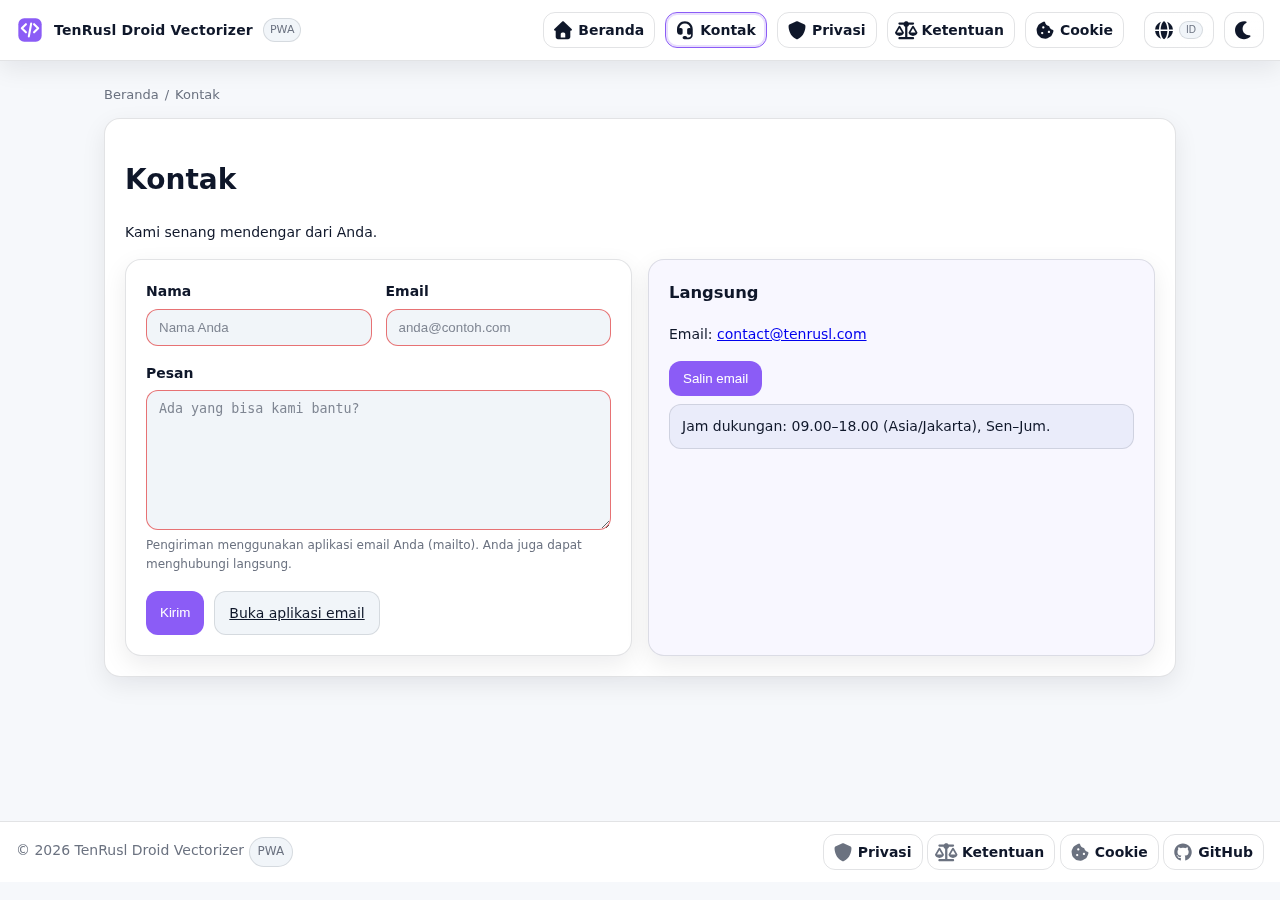
<file: pages/contact.html>
<!DOCTYPE html>
<html lang="en">
    <head>
        <meta charset="utf-8" />
        <meta name="viewport" content="width=device-width,initial-scale=1" />
        <title data-i18n="contact.title">Contact — TenRusl Droid Vectorizer</title>
        <meta name="description" content="Contact TenRusl Droid Vectorizer support." />
        <meta name="theme-color" content="#ffffff" />

        <!-- Icons / Fonts -->
        <link rel="stylesheet" href="../assets/plugin/fontawesome/css/all.min.css" />
        <link rel="icon" href="../assets/images/icon.svg" type="image/svg+xml" />
        <link rel="apple-touch-icon" href="../assets/images/icon.svg" />
        <!-- Styles -->
        <link rel="stylesheet" href="../assets/css/theme.css" />
        <link rel="stylesheet" href="../assets/css/chrome.css" />
        <link rel="stylesheet" href="../assets/css/header.css" />
        <link rel="stylesheet" href="../assets/css/footer.css" />
        <link rel="stylesheet" href="../assets/css/pages.css" />

        <noscript>
            <style>
                .reveal {
                    opacity: 1;
                    translate: 0;
                }
            </style>
        </noscript>
    </head>
    <body>
        <!-- Header injected by header-pages.js -->

        <main id="main" class="main">
            <div class="container">
                <nav class="breadcrumbs">
                    <a href="/" data-i18n="nav.home">Home</a>
                    <span>/</span>
                    <span data-i18n="nav.contact">Contact</span>
                </nav>

                <section class="card reveal">
                    <h1 data-i18n="contact.heading">Contact</h1>
                    <p class="mb-4" data-i18n="contact.description">We’d love to hear from you.</p>

                    <div class="grid grid-2">
                        <!-- FORM -->
                        <form
                            class="card contact-form"
                            action="mailto:contact@tenrusl.com"
                            method="post"
                            enctype="text/plain"
                            novalidate
                        >
                            <!-- name + email side-by-side on ≥700px -->
                            <div class="form-grid two">
                                <div class="field">
                                    <label class="label" for="name" data-i18n="contact.form.nameLabel">Name</label>
                                    <input
                                        id="name"
                                        name="name"
                                        class="input"
                                        autocomplete="name"
                                        required
                                        data-i18n-attrs="placeholder"
                                        data-i18n-placeholder="contact.form.namePlaceholder"
                                        placeholder="Your name"
                                    />
                                </div>

                                <div class="field">
                                    <label class="label" for="email" data-i18n="contact.form.emailLabel">Email</label>
                                    <input
                                        id="email"
                                        name="email"
                                        type="email"
                                        inputmode="email"
                                        class="input"
                                        autocomplete="email"
                                        required
                                        data-i18n-attrs="placeholder"
                                        data-i18n-placeholder="contact.form.emailPlaceholder"
                                        placeholder="you@example.com"
                                    />
                                </div>
                            </div>

                            <div class="field">
                                <label class="label" for="msg" data-i18n="contact.form.messageLabel">Message</label>
                                <textarea
                                    id="msg"
                                    name="message"
                                    class="textarea"
                                    rows="6"
                                    required
                                    data-i18n-attrs="placeholder"
                                    data-i18n-placeholder="contact.form.messagePlaceholder"
                                    placeholder="How can we help?"
                                    aria-describedby="contactHelp"
                                ></textarea>
                                <div id="contactHelp" class="help" data-i18n="contact.form.help">
                                    Submitting uses your email client (mailto). You can also write directly.
                                </div>
                            </div>

                            <div class="form-actions">
                                <button class="btn btn-primary" type="submit" data-i18n="contact.form.submit">
                                    Send
                                </button>
                                <a class="btn alt" href="mailto:contact@tenrusl.com" data-i18n="contact.form.openMail"
                                    >Open mail app</a
                                >
                            </div>
                        </form>

                        <!-- ASIDE -->
                        <aside class="card tinted">
                            <h3 data-i18n="contact.direct.title">Direct</h3>
                            <p>
                                <span data-i18n="contact.direct.emailLabel">Email</span>:
                                <a href="mailto:contact@tenrusl.com">contact@tenrusl.com</a>
                            </p>
                            <button
                                class="btn mt-2"
                                type="button"
                                onclick="navigator.clipboard.writeText('contact@tenrusl.com'); TenRuslUI?.toast?.(PagesI18N?.t('common.copied') || 'Copied','success')"
                                data-i18n="contact.direct.copyBtn"
                            >
                                Copy email
                            </button>
                            <div class="alert mt-2" data-i18n="contact.direct.hours">
                                Support hours: 09:00–18:00 (Asia/Jakarta), Mon–Fri.
                            </div>
                        </aside>
                    </div>
                </section>
            </div>
        </main>

        <!-- Footer injected by footer-pages.js -->

        <!-- Scripts (order matters: theme → i18n → header/footer inject → extras) -->
        <script src="../assets/js/theme.js" defer></script>
        <script src="../assets/js/language-pages.js" defer></script>
        <script src="../assets/js/header-pages.js" defer></script>
        <script src="../assets/js/footer-pages.js" defer></script>
        <script src="../assets/js/pages.js" defer></script>
    </body>
</html>
</file>
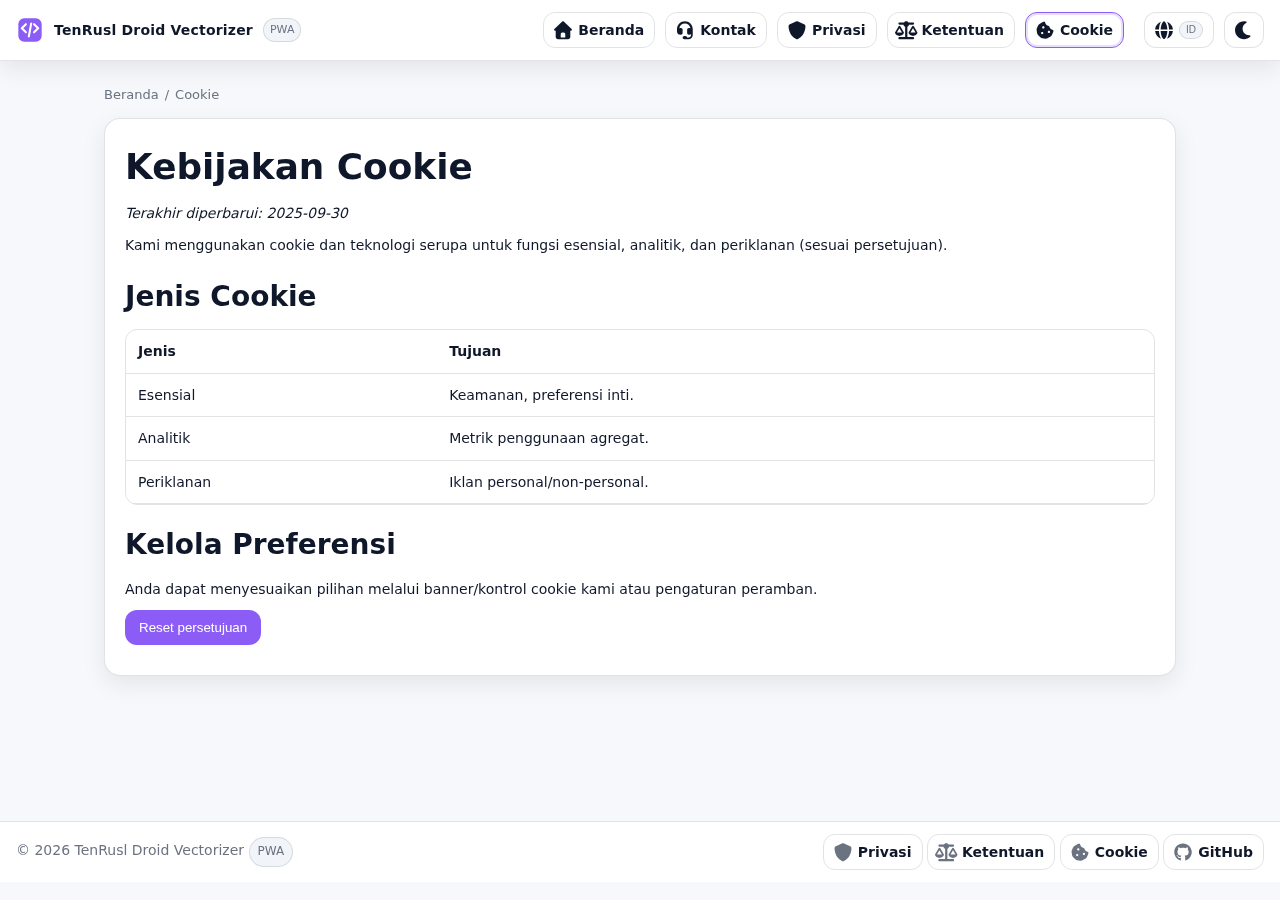
<file: pages/cookies.html>
<!DOCTYPE html>
<html lang="en">
    <head>
        <meta charset="utf-8" />
        <meta name="viewport" content="width=device-width,initial-scale=1" />
        <title data-i18n="cookies.title">Cookie Policy — TenRusl Droid Vectorizer</title>
        <meta name="description" content="Cookie Policy for TenRusl Droid Vectorizer." />
        <meta name="theme-color" content="#ffffff" />

        <!-- Icons / Fonts -->
        <link rel="stylesheet" href="../assets/plugin/fontawesome/css/all.min.css" />
        <link rel="icon" href="../assets/images/icon.svg" type="image/svg+xml" />
        <link rel="apple-touch-icon" href="../assets/images/icon.svg" />
        <!-- Styles -->
        <link rel="stylesheet" href="../assets/css/theme.css" />
        <link rel="stylesheet" href="../assets/css/chrome.css" />
        <link rel="stylesheet" href="../assets/css/header.css" />
        <link rel="stylesheet" href="../assets/css/footer.css" />
        <link rel="stylesheet" href="../assets/css/pages.css" />

        <noscript
            ><style>
                .reveal {
                    opacity: 1;
                    translate: 0;
                }
            </style></noscript
        >
    </head>
    <body>
        <!-- Header injected by header-pages.js -->

        <main id="main" class="main">
            <div class="container">
                <nav class="breadcrumbs">
                    <a href="/" data-i18n="nav.home">Home</a>
                    <span>/</span>
                    <span data-i18n="nav.cookies">Cookies</span>
                </nav>

                <article class="prose card reveal">
                    <h1 data-i18n="cookies.heading">Cookie Policy</h1>
                    <p>
                        <em><span data-i18n="common.lastUpdated">Last updated</span>: <time>2025-09-30</time></em>
                    </p>

                    <p data-i18n="cookies.intro">
                        We use cookies and similar technologies for essential functions, analytics, and advertising (as
                        consented).
                    </p>

                    <h2 data-i18n="cookies.types.heading">Types of Cookies</h2>
                    <div class="table-wrap">
                        <table class="table striped hover">
                            <thead>
                                <tr>
                                    <th data-i18n="cookies.table.headType">Type</th>
                                    <th data-i18n="cookies.table.headPurpose">Purpose</th>
                                </tr>
                            </thead>
                            <tbody>
                                <tr>
                                    <td data-i18n="cookies.types.essential.name">Essential</td>
                                    <td data-i18n="cookies.types.essential.desc">Security, core preferences.</td>
                                </tr>
                                <tr>
                                    <td data-i18n="cookies.types.analytics.name">Analytics</td>
                                    <td data-i18n="cookies.types.analytics.desc">Aggregate usage metrics.</td>
                                </tr>
                                <tr>
                                    <td data-i18n="cookies.types.advertising.name">Advertising</td>
                                    <td data-i18n="cookies.types.advertising.desc">
                                        Personalized / non-personalized ads.
                                    </td>
                                </tr>
                            </tbody>
                        </table>
                    </div>

                    <h2 data-i18n="cookies.manage.heading">Manage Preferences</h2>
                    <p data-i18n="cookies.manage.body">
                        You can adjust choices using our cookie banner/controls or your browser settings.
                    </p>
                    <p>
                        <button
                            class="btn"
                            type="button"
                            onclick="localStorage.removeItem('tr-consent'); location.reload()"
                            data-i18n="cookies.manage.resetBtn"
                        >
                            Reset consent
                        </button>
                    </p>
                </article>
            </div>
        </main>

        <!-- Footer injected by footer-pages.js -->

        <!-- Scripts (order matters) -->
        <script src="../assets/js/theme.js" defer></script>
        <script src="../assets/js/language-pages.js" defer></script>
        <script src="../assets/js/header-pages.js" defer></script>
        <script src="../assets/js/footer-pages.js" defer></script>
        <script src="../assets/js/pages.js" defer></script>
    </body>
</html>
</file>
<file: assets/css/chrome.css>
/* =====================================================================
   CHROME (shared controls/nav/buttons, print rules, skip-link)
   File: chrome.css
   Relies on tokens from theme.css
   ===================================================================== */

/* right bar: controls (app) or nav (pages) — container & scrollbars */
:is(.controls, .nav) {
    display: flex;
    align-items: center;
    gap: 10px;
    flex-wrap: nowrap;
    overflow-x: auto;
    -webkit-overflow-scrolling: touch;
    scrollbar-width: thin;
    scrollbar-color: rgba(148, 163, 184, 0.35) transparent;
}
:is(.controls, .nav)::-webkit-scrollbar {
    height: 8px;
}
:is(.controls, .nav)::-webkit-scrollbar-thumb {
    background: rgba(148, 163, 184, 0.35);
    border-radius: 999px;
}

/* generic icon button */
.icon-btn {
    position: relative;
    display: inline-flex;
    align-items: center;
    justify-content: center;
    height: 36px;
    min-width: 36px;
    padding: 0 10px;
    gap: 6px;
    border: 1px solid var(--border);
    background: linear-gradient(180deg, rgba(255, 255, 255, 0.04), rgba(255, 255, 255, 0.02));
    color: var(--text);
    border-radius: 12px;
    cursor: pointer;
    transition: transform 0.08s ease, background 0.2s ease, border-color 0.2s ease, box-shadow 0.2s ease;
    white-space: nowrap;
}
.icon-btn:hover {
    background: linear-gradient(180deg, rgba(255, 255, 255, 0.08), rgba(255, 255, 255, 0.03));
}
.icon-btn:active {
    transform: scale(0.98);
}
.icon-btn.ghost {
    background: transparent;
}
.icon-btn.sm {
    height: 30px;
    min-width: 30px;
    border-radius: 10px;
}

/* Icon sizing helper (overrides the .icon in app.css when this is loaded later) */
.icon {
    display: inline-flex;
    align-items: center;
    justify-content: center;
    width: 18px;
    height: 18px;
    font-size: 18px;
    line-height: 1;
}

/* Sun/Moon animation helpers (optional if JS swaps FA icons) */
.icon-sun {
    transition: transform 0.25s ease, opacity 0.25s ease;
}
.icon-moon {
    position: absolute;
    opacity: 0;
    transform: scale(0.85) rotate(-8deg);
    transition: opacity 0.25s ease, transform 0.25s ease;
}
:root.light .icon-sun {
    opacity: 0;
    transform: scale(0.85) rotate(8deg);
}
:root.light .icon-moon {
    opacity: 1;
    transform: scale(1) rotate(0deg);
}

/* mini badge (for language badge) */
.badge-mini {
    font-size: 10px;
    line-height: 1;
    padding: 3px 6px;
    border-radius: 999px;
    background: var(--surface);
    color: var(--muted);
    border: 1px solid var(--border);
}

/* Active state utk menu di .controls */
.controls .icon-btn.active {
    border-color: var(--brand, #8b5cf6);
    box-shadow: 0 0 0 2px rgba(139, 92, 246, 0.2) inset;
}

/* Skip link: hidden kecuali fokus */
.skip-link {
    position: absolute;
    left: -9999px;
    top: 8px;
    background: var(--panel);
    color: var(--text);
    padding: 8px 10px;
    border: 1px solid var(--border);
    border-radius: 10px;
    z-index: 80;
}
.skip-link:focus {
    left: 8px;
}

/* PRINT: hide chrome on print (header/footer and panel heads) */
@media print {
    header,
    footer,
    .panel.left .panel-head,
    .panel.right .panel-head {
        display: none !important;
    }
}

/* Mobile tweaks for shared icon sizes */
@media (max-width: 980px) {
    .icon-btn {
        height: 44px;
        min-width: 44px;
        border-radius: 14px;
    }
    .icon {
        width: 20px;
        height: 20px;
        font-size: 20px;
    }
}
</file>
<file: assets/css/header.css>
/* =====================================================
   HEADER STYLES (app + pages)
   File: header.css
   Depends on theme.css tokens; complements chrome.css
   ===================================================== */

/* container */
:is(.app-header, .site-header) {
    position: sticky;
    top: 0;
    z-index: 50;
    display: flex;
    align-items: center;
    justify-content: space-between;
    gap: 12px;
    padding: 12px 16px;
    background: var(--panel);
    border-bottom: 1px solid var(--border);
    box-shadow: var(--shadow);
    backdrop-filter: saturate(140%) blur(8px);
}
:is(.app-header, .site-header) a {
    text-decoration: none;
}

/* brand */
.brand {
    display: flex;
    align-items: center;
    gap: 10px;
    text-decoration: none;
    color: var(--text);
}
.brand strong {
    font-weight: 700;
    letter-spacing: 0.2px;
}
.brand .badge {
    background: var(--surface);
    color: var(--muted);
    padding: 2px 6px;
    border-radius: 999px;
    font-size: 11px;
    border: 1px solid var(--border);
}
.brand-full {
    display: inline;
}
.brand-abbr {
    display: none;
}

/* links inside pages .nav */
.nav a {
    color: var(--muted);
    text-decoration: none;
    padding: 8px 10px;
    border-radius: 10px;
    white-space: nowrap;
}
.nav a:hover,
.nav a.active {
    color: var(--text);
    background: var(--surface);
}

/* pages mobile nav popover (header-pages) */
@media (max-width: 860px) {
    .nav-toggle {
        display: inline-grid;
        place-items: center;
        width: 38px;
        height: 38px;
        border-radius: 12px;
        border: 1px solid var(--border);
        background: var(--panel);
        color: var(--text);
    }
    .nav {
        position: absolute;
        right: 12px;
        top: 60px;
        display: none;
        flex-direction: column;
        background: var(--panel);
        border: 1px solid var(--border);
        border-radius: 14px;
        padding: 8px;
        box-shadow: var(--shadow);
        max-width: calc(100vw - 24px);
    }
    .nav.open {
        display: flex;
    }
    .nav a {
        width: 100%;
    }
}

/* mobile: bigger touch targets + brand abbreviation (header only) */
@media (max-width: 980px) {
    .brand-full {
        display: none;
    }
    .brand-abbr {
        display: inline;
    }
}

/* PAGES-ONLY (mobile) override */
@media (max-width: 980px) {
    .app-header[data-scope="pages"] .controls .label {
        display: none;
    }
    .app-header[data-scope="pages"] .controls .icon {
        width: 16px;
        height: 16px;
        font-size: 16px;
    }
    .app-header[data-scope="pages"] .controls .icon-btn {
        height: 38px;
        min-width: 38px;
        padding: 0 8px;
        border-radius: 12px;
    }
}
</file>
<file: assets/css/footer.css>
/* ===================================
   FOOTER STYLES (app + pages)
   File: footer.css
   =================================== */

:is(.app-footer, .site-footer) {
    display: flex;
    align-items: center;
    justify-content: space-between;
    gap: 10px;
    padding: 12px 16px;
    border-top: 1px solid var(--border);
    background: var(--panel);
    color: var(--muted);
}
:is(.app-footer, .site-footer) a {
    color: inherit;
    text-decoration: none;
    text-underline-offset: 2px;
}
:is(.app-footer, .site-footer) .badge {
    display: inline-flex;
    align-items: center;
    font-size: 12px;
    padding: 4px 8px;
    border-radius: 999px;
    background: var(--surface);
    border: 1px solid var(--border);
    color: var(--muted);
}
:is(.app-footer, .site-footer) .dot {
    opacity: 0.6;
    margin: 0 0.4rem;
}
:is(.app-footer, .site-footer) .sep {
    opacity: 0.5;
    margin: 0 0.3rem;
}

/* app-specific small status text */
#status {
    font-size: 12px;
    color: var(--muted);
}
.muted {
    color: var(--muted);
}

/* footer mobile wrap */
@media (max-width: 680px) {
    :is(.app-footer, .site-footer) {
        flex-direction: column;
        align-items: center;
        text-align: center;
        gap: 10px;
    }
    :is(.app-footer, .site-footer) .right {
        display: flex;
        flex-wrap: wrap;
        gap: 8px;
        justify-content: center;
    }
}
</file>
<file: assets/css/pages.css>
/* =========================================================
   tenrusl Pages — pages.css
   KHUSUS halaman (contact/privacy/terms/offline/404/cookies)
   - Menggunakan token & mode dari theme.css (tidak didefinisikan ulang)
   - Tidak styling header/footer (gunakan chrome.css)
   ======================================================= */

/* Reset ringan halaman */
* {
    box-sizing: border-box;
}
html,
body {
    height: 100%;
}
body {
    margin: 0;
    background: var(--bg);
    color: var(--text);
    font: 14px/1.6 ui-sans-serif, system-ui, -apple-system, Segoe UI, Roboto, Helvetica, Arial, "Apple Color Emoji",
        "Segoe UI Emoji";
}
:focus {
    outline: none;
}
:focus-visible {
    outline: 2px solid var(--ring);
    outline-offset: 2px;
}

/* Layout konten halaman */
.main {
    min-height: calc(100dvh - 140px);
}
.container {
    max-width: 1120px;
    margin-inline: auto;
    padding: 16px;
}
@media (min-width: 768px) {
    .container {
        padding: 24px;
    }
}

/* Komponen umum halaman */
.card {
    background: var(--panel);
    border: 1px solid var(--border);
    border-radius: 16px;
    box-shadow: var(--shadow);
    padding: 20px;
}
.card.tinted {
    background: color-mix(in oklab, var(--panel), var(--brand) 5%);
}

/* Tombol minimal agar konsisten (tidak bentrok app.css) */
.btn {
    display: inline-flex;
    align-items: center;
    gap: 8px;
    background: var(--brand);
    color: #fff;
    border: none;
    border-radius: 12px;
    padding: 10px 14px;
    cursor: pointer;
    transition: background 0.2s ease, transform 0.08s ease, box-shadow 0.2s ease;
}
.btn:hover {
    filter: brightness(1.05);
}
.btn:active {
    transform: scale(0.98);
}
.btn.ghost {
    background: transparent;
    color: var(--text);
    border: 1px solid var(--border);
}
.btn.alt {
    background: var(--surface);
    color: var(--text);
    border: 1px solid var(--border);
}
.btn-sm {
    padding: 6px 10px;
    border-radius: 10px;
    font-size: 12px;
}
.btn-block {
    display: block;
    width: 100%;
}

/* Badge */
.badge {
    display: inline-flex;
    align-items: center;
    gap: 6px;
    font-size: 12px;
    padding: 4px 8px;
    border-radius: 999px;
    background: rgba(255, 255, 255, 0.04);
    border: 1px solid var(--border);
    color: var(--muted);
}

/* Prose & link */
.prose h1 {
    font-size: clamp(28px, 2.8vw, 40px);
    line-height: 1.2;
    margin: 6px 0 14px;
}
.prose h2 {
    font-size: clamp(20px, 2.2vw, 28px);
    margin: 18px 0 10px;
}
.prose p {
    margin: 10px 0;
}
.prose a {
    color: var(--brand);
    text-decoration: none;
    text-underline-offset: 2px;
}

/* Breadcrumbs */
.breadcrumbs {
    font-size: 13px;
    color: var(--muted);
    margin-bottom: 12px;
    display: flex;
    gap: 6px;
    align-items: center;
    flex-wrap: wrap;
}
.breadcrumbs a {
    color: inherit;
    text-decoration: none;
}
.breadcrumbs a:hover {
    text-decoration: underline;
}

/* Grid util */
.grid {
    display: grid;
    gap: 16px;
}
.grid-2 {
    grid-template-columns: 1fr;
}
.grid-3 {
    grid-template-columns: 1fr;
}
@media (min-width: 768px) {
    .grid-2 {
        grid-template-columns: 1fr 1fr;
    }
    .grid-3 {
        grid-template-columns: repeat(3, 1fr);
    }
}
.center {
    display: grid;
    place-items: center;
}
.mt-2 {
    margin-top: 0.5rem;
}
.mb-2 {
    margin-bottom: 0.5rem;
}
.mb-3 {
    margin-bottom: 0.75rem;
}
.mb-4 {
    margin-bottom: 1rem;
}

/* ===========================
   FORMS (Contact) — rapi & responsif
   =========================== */
.contact-form {
    display: grid;
    gap: 16px;
}

/* grid bidang: stacked di mobile, 2 kolom di ≥700px */
.form-grid {
    display: grid;
    gap: 14px;
    grid-template-columns: 1fr;
}
@media (min-width: 700px) {
    .form-grid.two {
        grid-template-columns: 1fr 1fr;
    }
}

/* field & label */
.field {
    display: grid;
    gap: 6px;
}
.label {
    font-weight: 600;
    color: var(--text);
}

/* input/textarea/select */
.input,
.textarea,
.select {
    width: 100%;
    background: var(--surface);
    color: var(--text);
    border: 1px solid var(--border);
    border-radius: 12px;
    padding: 10px 12px;
    transition: border-color 0.18s ease, box-shadow 0.18s ease, background 0.18s ease;
}
.textarea {
    min-height: 140px;
    resize: vertical;
}
.input::placeholder,
.textarea::placeholder {
    color: color-mix(in oklab, var(--muted), transparent 15%);
}
.input:focus,
.textarea:focus,
.select:focus {
    border-color: color-mix(in oklab, var(--brand), var(--border) 35%);
    box-shadow: 0 0 0 3px color-mix(in oklab, var(--brand) 30%, transparent);
    outline: none;
}

/* state invalid (HTML5 constraint) */
.input:invalid,
.textarea:invalid {
    border-color: color-mix(in oklab, #ef4444 70%, var(--border));
}
.input:invalid:focus,
.textarea:invalid:focus {
    box-shadow: 0 0 0 3px color-mix(in oklab, #ef4444 25%, transparent);
}

/* help text */
.help {
    font-size: 12px;
    color: var(--muted);
}

/* actions */
.form-actions {
    display: flex;
    gap: 10px;
    flex-wrap: wrap;
}
@media (max-width: 420px) {
    .form-actions .btn {
        flex: 1 1 auto;
        justify-content: center;
    }
}

/* Aside box (kontak langsung) */
aside.card h3 {
    margin-top: 0;
}
aside.card p {
    margin: 8px 0;
}
.alert {
    border-left: 4px solid var(--brand);
    background: color-mix(in oklab, var(--surface), var(--brand) 6%);
    border: 1px solid var(--border);
    border-radius: 12px;
    padding: 10px 12px;
}

/* Tabel */
.table-wrap {
    overflow: auto;
    border: 1px solid var(--border);
    border-radius: 12px;
}
.table {
    width: 100%;
    border-collapse: collapse;
}
.table th,
.table td {
    padding: 10px 12px;
    border-bottom: 1px solid var(--border);
    text-align: left;
}
.table thead th {
    background: rgba(255, 255, 255, 0.02);
    position: sticky;
    top: 0;
    z-index: 1;
}
.table.striped tbody tr:nth-child(odd) {
    background: rgba(255, 255, 255, 0.02);
}
.table.hover tbody tr:hover {
    background: color-mix(in oklab, var(--brand) 6%, transparent);
}
th[data-sort] {
    cursor: pointer;
    user-select: none;
}
th[data-sort]::after {
    content: " ↕";
    opacity: 0.55;
}
th[data-sort].asc::after {
    content: " ↑";
}
th[data-sort].desc::after {
    content: " ↓";
}

/* Code blocks */
pre,
code {
    font-family: ui-monospace, SFMono-Regular, Menlo, Monaco, Consolas, "Liberation Mono", "Courier New", monospace;
}
pre {
    margin: 0;
    padding: 14px;
    background: var(--surface);
    color: var(--text);
    border: 1px solid var(--border);
    border-radius: 14px;
    overflow: auto;
    position: relative;
}
pre .btn.copy {
    position: absolute;
    top: 8px;
    right: 8px;
}

/* Reveal */
.reveal {
    opacity: 0;
    translate: 0 6px;
    transition: opacity 0.4s ease, translate 0.4s ease;
}
.reveal-in {
    opacity: 1;
    translate: 0 0;
}

/* Print */
@media print {
    .card {
        box-shadow: none;
        border-color: #ccc;
    }
}
</file>
<file: assets/css/theme.css>
/* ==============================
   THEME TOKENS & GLOBAL RESETS
   File: theme.css
   ============================== */

:root {
    --bg: #0b0d12;
    --panel: #10131a;
    --surface: #0f172a;
    --text: #e6e9ee;
    --muted: #97a0ae;
    --brand: #8b5cf6;
    --brand-strong: #7c3aed;
    --ring: #a78bfa;
    --border: rgba(148, 163, 184, 0.18);
    --shadow: 0 6px 20px rgba(0, 0, 0, 0.35);
}
:root.light {
    --bg: #f6f8fb;
    --panel: #ffffff;
    --surface: #f1f5f9;
    --text: #0f172a;
    --muted: #6b7280;
    --border: rgba(15, 23, 42, 0.12);
    --shadow: 0 8px 24px rgba(2, 6, 23, 0.08);
}

* {
    box-sizing: border-box;
}
html,
body {
    height: 100%;
}
body {
    margin: 0;
    background: var(--bg);
    color: var(--text);
    font: 14px/1.5 ui-sans-serif, system-ui, -apple-system, Segoe UI, Roboto, Helvetica, Arial, "Apple Color Emoji",
        "Segoe UI Emoji";
}
:focus {
    outline: none;
}
:focus-visible {
    outline: 2px solid var(--ring);
    outline-offset: 2px;
}
.no-js body {
    visibility: hidden;
}

/* Global scrollbars */
* {
    scrollbar-width: thin;
    scrollbar-color: rgba(148, 163, 184, 0.35) transparent;
}
*::-webkit-scrollbar {
    height: 10px;
    width: 10px;
}
*::-webkit-scrollbar-thumb {
    background: rgba(148, 163, 184, 0.35);
    border-radius: 999px;
}
*::-webkit-scrollbar-track {
    background: transparent;
}
</file>
